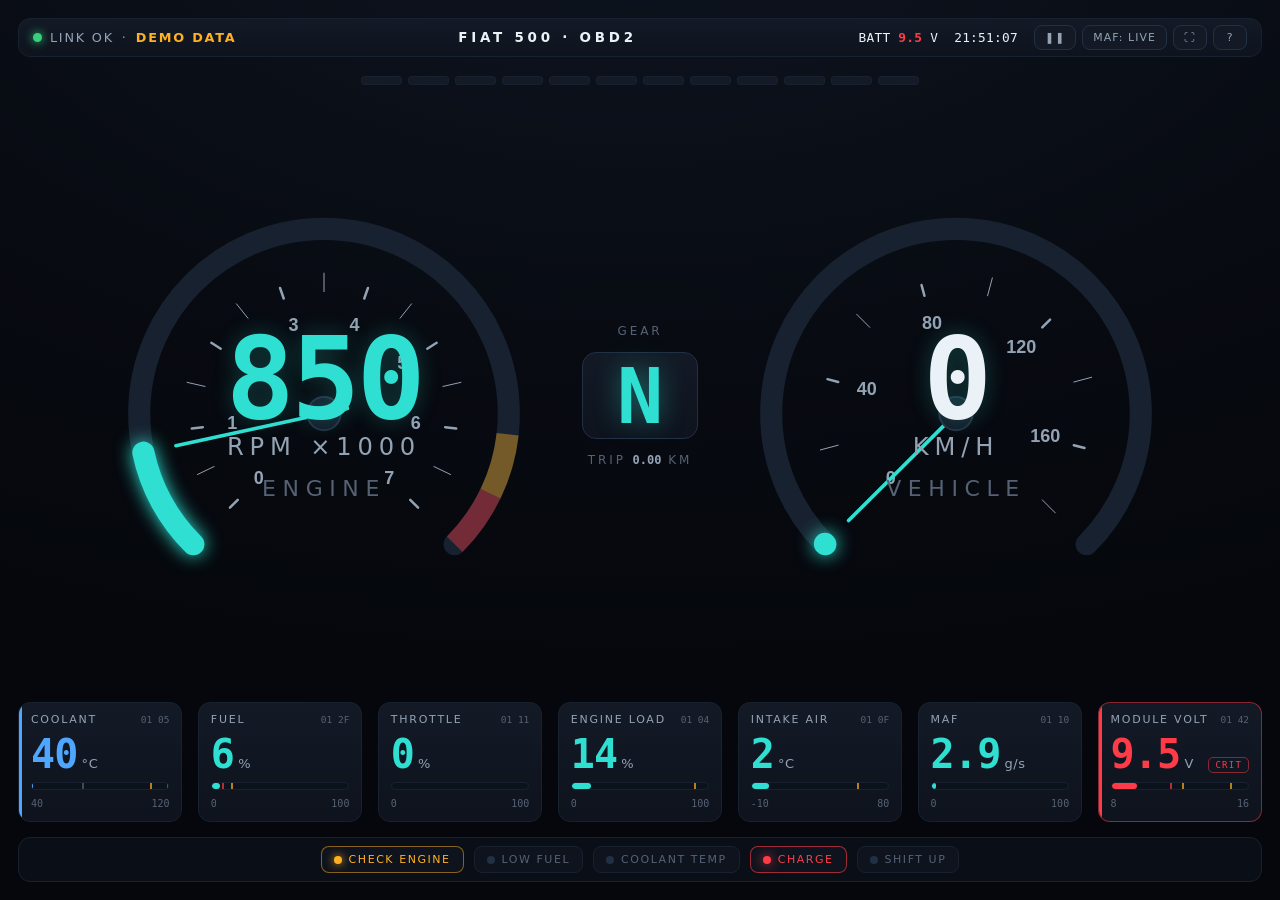
<file: cluster.html>
<!doctype html>
<html lang="en">
<head>
<meta charset="utf-8">
<meta name="viewport" content="width=device-width, initial-scale=1, viewport-fit=cover">
<meta name="color-scheme" content="dark">
<title>OBD2 Instrument Cluster — Fiat 500</title>
</head>
<body>
<style>
  /* ===================================================================
     OBD2 INSTRUMENT CLUSTER — reference implementation
     Single-theme by design: this is a night-cockpit display. It commits
     to a dark ground and ignores the viewer light/dark toggle on purpose.
     No frameworks, no external assets — works offline from a file:// URL.
     =================================================================== */
  :root{
    color-scheme: dark;
    /* --- grounds: blue-black, not pure black (less smear on cheap panels) --- */
    --bg:        #070A10;
    --bg-2:      #0A0E16;
    --panel:     #0E131D;
    --panel-2:   #131A26;
    --edge:      #223044;
    --edge-soft: #18212F;
    /* --- ink: cool off-white digits, cyan-biased greys for labels --- */
    --ink:       #EAF2F7;
    --ink-dim:   #93A3B4;
    --ink-faint: #566274;
    /* --- primary instrument accent + semantic telltale colors --- */
    --cyan:      #2FE0D2;
    --cyan-glow: #2FE0D2;
    --cold:      #4FA6FF;
    --ok:        #38D07C;
    --warn:      #FFB020;
    --crit:      #FF3B47;

    --font-data: ui-monospace, "SF Mono", "JetBrains Mono", "Roboto Mono", "DejaVu Sans Mono", Menlo, Consolas, monospace;
    --font-ui:   "Roboto Condensed", "Arial Narrow", ui-sans-serif, system-ui, sans-serif;

    --gap: clamp(8px, 1.2vw, 16px);
  }

  *{ box-sizing:border-box; }
  html,body{ height:100%; margin:0; }
  body{
    background:
      radial-gradient(120% 90% at 50% -10%, #0E1420 0%, var(--bg) 60%, #05070C 100%);
    color:var(--ink);
    font-family:var(--font-ui);
    -webkit-font-smoothing:antialiased;
    overflow-x:hidden;
  }

  .cluster{
    min-height:100vh;
    display:grid;
    grid-template-rows:auto auto 1fr auto auto;
    gap:var(--gap);
    padding:clamp(10px,1.4vw,20px);
    max-width:1600px;
    margin:0 auto;
  }

  /* ---------- status bar ---------- */
  .statusbar{
    display:flex; align-items:center; gap:16px;
    padding:6px 14px;
    background:linear-gradient(180deg,var(--panel-2),var(--panel));
    border:1px solid var(--edge-soft);
    border-radius:12px;
    font-size:clamp(11px,1vw,13px);
    letter-spacing:.14em; text-transform:uppercase;
  }
  .sb-conn{ display:flex; align-items:center; gap:8px; color:var(--ink-dim); }
  .dot{ width:9px; height:9px; border-radius:50%; background:var(--ok);
        box-shadow:0 0 10px var(--ok); animation:pulse 2.2s ease-in-out infinite; }
  @keyframes pulse{ 0%,100%{opacity:1} 50%{opacity:.35} }
  .sb-src{ color:var(--warn); font-weight:700; }
  .sb-title{ margin-left:auto; margin-right:auto; color:var(--ink);
             font-weight:700; letter-spacing:.28em; font-size:1.05em; }
  .sb-metric{ font-family:var(--font-data); color:var(--ink);
              letter-spacing:.02em; font-variant-numeric:tabular-nums; }
  .sb-metric b{ color:var(--cyan); font-weight:700; }
  .sb-btns{ display:flex; gap:6px; }
  .sb-btn{
    font-family:var(--font-ui); font-size:.85em; letter-spacing:.1em; text-transform:uppercase;
    color:var(--ink-dim); background:var(--panel-2); border:1px solid var(--edge);
    border-radius:8px; padding:5px 10px; cursor:pointer; min-width:34px;
  }
  .sb-btn:hover{ color:var(--ink); border-color:var(--cyan); }
  .sb-btn:focus-visible{ outline:2px solid var(--cyan); outline-offset:2px; }

  /* ---------- shift-light strip ---------- */
  .shiftlights{
    display:flex; justify-content:center; gap:6px; padding:4px 0;
  }
  .sl{ width:min(3.2vw,42px); height:9px; border-radius:3px;
       background:#141b26; border:1px solid var(--edge-soft); transition:opacity .05s; }
  .sl[data-on="g"]{ background:var(--ok);   box-shadow:0 0 10px var(--ok); border-color:var(--ok); }
  .sl[data-on="a"]{ background:var(--warn); box-shadow:0 0 10px var(--warn); border-color:var(--warn); }
  .sl[data-on="r"]{ background:var(--crit); box-shadow:0 0 12px var(--crit); border-color:var(--crit); }
  .shiftlights.redline .sl[data-on="r"]{ animation:flash .18s steps(1) infinite; }
  @keyframes flash{ 50%{opacity:.15} }

  /* ---------- hero: two big gauges + center column ---------- */
  .hero{
    display:flex; align-items:center; justify-content:center;
    gap:clamp(12px,3vw,48px);
    min-height:0;
  }
  .gauge{
    --sz: min(40vw, 52vh, 440px);
    position:relative; width:var(--sz); height:var(--sz);
    flex:0 0 auto;
  }
  .gauge canvas{ width:100%; height:100%; display:block; }
  .hub{
    position:absolute; inset:0; display:flex; flex-direction:column;
    align-items:center; justify-content:center; pointer-events:none; gap:2px;
    transform:translateY(4%);
  }
  .hub-val{
    font-family:var(--font-data); font-weight:700;
    font-size:calc(var(--sz)*0.26); line-height:.92;
    letter-spacing:-0.03em; font-variant-numeric:tabular-nums;
    color:var(--ink);
    text-shadow:0 0 22px rgba(47,224,210,.25);
  }
  .hub-unit{ font-size:calc(var(--sz)*0.055); letter-spacing:.24em;
             text-transform:uppercase; color:var(--ink-dim); }
  .hub-cap{ font-size:calc(var(--sz)*0.05); letter-spacing:.3em;
            text-transform:uppercase; color:var(--ink-faint); margin-top:calc(var(--sz)*0.03); }

  .center-col{
    display:flex; flex-direction:column; align-items:center; gap:14px;
    align-self:center;
  }
  .gear{
    font-family:var(--font-data); font-weight:700;
    font-size:clamp(40px,6vw,84px); line-height:1;
    color:var(--cyan); text-shadow:0 0 26px rgba(47,224,210,.4);
    width:1.5em; text-align:center;
    border:1px solid var(--edge); border-radius:14px; padding:.08em .1em .02em;
    background:linear-gradient(180deg,var(--panel-2),var(--panel));
  }
  .gear-lbl,.trip{ font-size:clamp(10px,1vw,12px); letter-spacing:.24em;
                   text-transform:uppercase; color:var(--ink-faint); }
  .trip b{ font-family:var(--font-data); color:var(--ink-dim); font-weight:600;
           font-variant-numeric:tabular-nums; letter-spacing:0; }

  /* ---------- secondary tiles ---------- */
  .tiles{
    display:grid; gap:var(--gap);
    grid-template-columns:repeat(auto-fit, minmax(148px,1fr));
  }
  .tile{
    background:linear-gradient(180deg,var(--panel-2),var(--panel));
    border:1px solid var(--edge-soft); border-radius:12px;
    padding:10px 12px 12px; display:flex; flex-direction:column; gap:8px;
    position:relative; overflow:hidden;
  }
  /* left severity stripe */
  .tile::before{ content:""; position:absolute; left:0; top:0; bottom:0; width:3px;
                 background:var(--stripe,transparent); }
  .tile-head{ display:flex; align-items:baseline; justify-content:space-between; }
  .tile-label{ font-size:11px; letter-spacing:.16em; text-transform:uppercase; color:var(--ink-dim); }
  .tile-pid{ font-family:var(--font-data); font-size:9.5px; color:var(--ink-faint); letter-spacing:0; }
  .tile-val{ font-family:var(--font-data); font-variant-numeric:tabular-nums;
             display:flex; align-items:baseline; gap:4px; }
  .tile-val .v{ font-size:clamp(26px,3.2vw,40px); font-weight:700; letter-spacing:-0.02em;
                color:var(--valcol,var(--cyan)); line-height:1; }
  .tile-val .u{ font-size:13px; color:var(--ink-dim); font-family:var(--font-ui); letter-spacing:.05em; }
  .bar{ position:relative; height:8px; border-radius:5px; background:#0c121b;
        border:1px solid var(--edge-soft); overflow:hidden; }
  .bar-fill{ position:absolute; inset:0 auto 0 0; width:0%;
             background:var(--valcol,var(--cyan)); border-radius:5px;
             transition:width .12s linear, background .2s; }
  .bar-tick{ position:absolute; top:-2px; bottom:-2px; width:2px; background:var(--ink-faint); opacity:.7; }
  .bar-tick.warn{ background:var(--warn); }
  .bar-tick.crit{ background:var(--crit); }
  .tile-range{ display:flex; justify-content:space-between;
               font-family:var(--font-data); font-size:10px; color:var(--ink-faint);
               font-variant-numeric:tabular-nums; }
  .chip{ font-size:9px; letter-spacing:.14em; text-transform:uppercase;
         padding:2px 6px; border-radius:5px; border:1px solid transparent; }
  .chip:empty{ display:none; }

  /* per-state tile styling */
  .tile[data-state="ok"]{   --stripe:transparent; --valcol:var(--cyan); }
  .tile[data-state="cold"]{ --stripe:var(--cold);  --valcol:var(--cold); }
  .tile[data-state="warn"]{ --stripe:var(--warn);  --valcol:var(--warn);
        border-color:rgba(255,176,32,.35); }
  .tile[data-state="warn"] .chip{ color:var(--warn); border-color:rgba(255,176,32,.4); }
  .tile[data-state="crit"]{ --stripe:var(--crit);  --valcol:var(--crit);
        border-color:rgba(255,59,71,.5); animation:critpulse 1s ease-in-out infinite; }
  .tile[data-state="crit"] .chip{ color:var(--crit); border-color:rgba(255,59,71,.5); }
  @keyframes critpulse{ 0%,100%{box-shadow:0 0 0 rgba(255,59,71,0)} 50%{box-shadow:0 0 16px rgba(255,59,71,.35)} }

  /* no-data states */
  .tile[data-state="stale"]{ --valcol:var(--ink-dim); }
  .tile[data-state="stale"] .tile-val .v{ opacity:.5; }
  .tile[data-state="stale"] .bar-fill{ opacity:.4; }
  .tile[data-state="stale"] .chip{ color:var(--warn); border-color:rgba(255,176,32,.35); }
  .tile[data-state="na"]{ --valcol:var(--ink-faint);
        background:repeating-linear-gradient(135deg,var(--panel) 0 8px,var(--bg-2) 8px 16px);
        border-style:dashed; border-color:var(--edge); }
  .tile[data-state="na"] .tile-val .v{ color:var(--ink-faint); }
  .tile[data-state="na"] .bar{ opacity:.3; }
  .tile[data-state="na"] .chip{ color:var(--ink-faint); border-color:var(--edge); }
  .tile[data-state="na"] .tile-range{ opacity:.4; }

  /* ---------- telltale strip ---------- */
  .telltales{
    display:flex; gap:10px; justify-content:center; flex-wrap:wrap;
    padding:8px; background:var(--bg-2); border:1px solid var(--edge-soft); border-radius:12px;
  }
  .tt{ display:flex; align-items:center; gap:7px; padding:6px 12px; border-radius:8px;
       border:1px solid var(--edge-soft); background:var(--panel);
       font-size:11px; letter-spacing:.14em; text-transform:uppercase; color:var(--ink-faint); }
  .tt .led{ width:8px; height:8px; border-radius:50%; background:var(--edge); }
  .tt[data-on="warn"]{ color:var(--warn); border-color:rgba(255,176,32,.5); }
  .tt[data-on="warn"] .led{ background:var(--warn); box-shadow:0 0 10px var(--warn); }
  .tt[data-on="crit"]{ color:var(--crit); border-color:rgba(255,59,71,.6); animation:flash .5s steps(1) infinite; }
  .tt[data-on="crit"] .led{ background:var(--crit); box-shadow:0 0 12px var(--crit); }
  .tt[data-on="ok"]{ color:var(--cyan); border-color:rgba(47,224,210,.4); }
  .tt[data-on="ok"] .led{ background:var(--cyan); box-shadow:0 0 10px var(--cyan); }

  /* ---------- help overlay ---------- */
  .overlay{ position:fixed; inset:0; background:rgba(4,6,10,.86); z-index:50;
            display:none; align-items:center; justify-content:center; padding:20px; }
  .overlay.open{ display:flex; }
  .sheet{ max-width:720px; width:100%; max-height:86vh; overflow-y:auto;
          background:var(--panel); border:1px solid var(--edge); border-radius:16px; padding:24px 28px; }
  .sheet h2{ margin:0 0 4px; letter-spacing:.1em; font-size:20px; }
  .sheet p{ color:var(--ink-dim); font-size:13px; line-height:1.6; margin:.3em 0 1em; }
  .sheet h3{ font-size:12px; letter-spacing:.18em; text-transform:uppercase;
             color:var(--cyan); margin:18px 0 8px; }
  .legend{ display:flex; gap:16px; flex-wrap:wrap; margin-bottom:10px; }
  .legend span{ display:flex; align-items:center; gap:7px; font-size:12px; color:var(--ink-dim); }
  .sw{ width:14px; height:14px; border-radius:4px; }
  table.spec{ width:100%; border-collapse:collapse; font-size:12px; }
  table.spec th,table.spec td{ text-align:left; padding:5px 8px; border-bottom:1px solid var(--edge-soft); }
  table.spec th{ color:var(--ink-faint); text-transform:uppercase; letter-spacing:.1em; font-weight:600; font-size:10.5px; }
  table.spec td{ font-family:var(--font-data); color:var(--ink-dim); font-variant-numeric:tabular-nums; }
  table.spec td:first-child{ font-family:var(--font-ui); color:var(--ink); }
  .sheet-close{ float:right; }

  @media (prefers-reduced-motion: reduce){
    .dot,.tile[data-state="crit"],.shiftlights.redline .sl,.tt[data-on="crit"]{ animation:none !important; }
  }
  @media (max-width: 760px){
    .hero{ flex-direction:column; }
    .center-col{ order:-1; flex-direction:row; gap:20px; }
    .gauge{ --sz:min(78vw,340px); }
  }
</style>

<div class="cluster">
  <!-- ===== status bar ===== -->
  <div class="statusbar">
    <div class="sb-conn"><span class="dot"></span> <span id="conn">LINK OK</span> · <span class="sb-src">DEMO DATA</span></div>
    <div class="sb-title">FIAT 500 · OBD2</div>
    <div class="sb-metric">BATT <b id="sb-volt">--.-</b> V</div>
    <div class="sb-metric" id="clock" style="min-width:8ch;text-align:right">--:--:--</div>
    <div class="sb-btns">
      <button class="sb-btn" id="btn-play" title="Pause / resume feed">❚❚</button>
      <button class="sb-btn" id="btn-states" title="Cycle a sensor through live / stale / N/A">MAF: LIVE</button>
      <button class="sb-btn" id="btn-full" title="Fullscreen">⛶</button>
      <button class="sb-btn" id="btn-help" title="Ranges & thresholds">?</button>
    </div>
  </div>

  <!-- ===== shift lights ===== -->
  <div class="shiftlights" id="shift"></div>

  <!-- ===== hero ===== -->
  <div class="hero">
    <div class="gauge" data-key="rpm">
      <canvas></canvas>
      <div class="hub">
        <div class="hub-val" id="rpm-v">0</div>
        <div class="hub-unit">rpm ×1000</div>
        <div class="hub-cap">ENGINE</div>
      </div>
    </div>

    <div class="center-col">
      <div class="gear-lbl">GEAR</div>
      <div class="gear" id="gear">N</div>
      <div class="trip">TRIP <b id="trip">0.00</b> km</div>
    </div>

    <div class="gauge" data-key="speed">
      <canvas></canvas>
      <div class="hub">
        <div class="hub-val" id="speed-v">0</div>
        <div class="hub-unit">km/h</div>
        <div class="hub-cap">VEHICLE</div>
      </div>
    </div>
  </div>

  <!-- ===== tiles (built by JS) ===== -->
  <div class="tiles" id="tiles"></div>

  <!-- ===== telltales ===== -->
  <div class="telltales" id="telltales"></div>
</div>

<!-- ===== help / spec overlay ===== -->
<div class="overlay" id="overlay">
  <div class="sheet">
    <button class="sb-btn sheet-close" id="btn-close">CLOSE</button>
    <h2>Ranges &amp; thresholds</h2>
    <p>Tuned for a small gasoline engine (Fiat 500, 1.2 / 0.9&nbsp;TwinAir). All values are simulated by a looping drive cycle so you can see every gauge, warning band and no-data state without hardware connected.</p>

    <h3>Sensor / display state</h3>
    <div class="legend">
      <span><i class="sw" style="background:var(--cyan)"></i>Normal</span>
      <span><i class="sw" style="background:var(--cold)"></i>Cold</span>
      <span><i class="sw" style="background:var(--warn)"></i>Warning</span>
      <span><i class="sw" style="background:var(--crit)"></i>Critical</span>
      <span><i class="sw" style="background:var(--ink-dim)"></i>Stale (feed paused)</span>
      <span><i class="sw" style="background:var(--ink-faint)"></i>N/A (PID unsupported)</span>
    </div>
    <p>Warnings never fire on stale or unsupported data — a missing PID stays neutral grey and is excluded from the telltale strip.</p>

    <h3>Thresholds</h3>
    <div style="overflow-x:auto">
    <table class="spec">
      <thead><tr><th>Signal</th><th>PID</th><th>Range</th><th>Normal</th><th>Warn</th><th>Critical</th></tr></thead>
      <tbody id="spec-body"></tbody>
    </table>
    </div>
  </div>
</div>

<script>
(function(){
  "use strict";
  const $ = s => document.querySelector(s);
  const clamp = (v,a,b) => v<a?a:v>b?b:v;
  const smooth = (a,b,x)=>{ x=clamp((x-a)/(b-a),0,1); return x*x*(3-2*x); };
  const T = () => performance.now();
  const reduceMotion = matchMedia("(prefers-reduced-motion: reduce)").matches;

  // resolve CSS custom-property colors once
  const RS = getComputedStyle(document.documentElement);
  const V = {}; ["--ink","--ink-dim","--ink-faint","--edge","--edge-soft","--panel","--panel-2",
               "--cyan","--cold","--ok","--warn","--crit"].forEach(k=>V[k]=RS.getPropertyValue(k).trim());
  const SEVCOL = { ok:V["--cyan"], cold:V["--cold"], warn:V["--warn"], crit:V["--crit"], na:V["--ink-faint"] };

  // ---------------- sensor config ----------------
  const CFG = {
    rpm:     {label:"ENGINE",      unit:"rpm",  pid:"01 0C", min:0,   max:7000, tau:90,  dec:0, div:1000,
              tickMajor:1000, tickMinor:500, zones:[[6000,6500,"warn"],[6500,7000,"crit"]],
              warnHigh:6000, critHigh:6500 },
    speed:   {label:"VEHICLE",     unit:"km/h", pid:"01 0D", min:0,   max:180,  tau:230, dec:0, div:1,
              tickMajor:40, tickMinor:20 },
    coolant: {label:"COOLANT",     unit:"°C",   pid:"01 05", min:40,  max:120,  tau:650, dec:0,
              coldBelow:70, warnHigh:110, critHigh:120, ticks:[70,110,120] },
    fuel:    {label:"FUEL",        unit:"%",    pid:"01 2F", min:0,   max:100,  tau:850, dec:0,
              warnLow:15, critLow:8, ticks:[8,15] },
    throttle:{label:"THROTTLE",    unit:"%",    pid:"01 11", min:0,   max:100,  tau:180, dec:0 },
    load:    {label:"ENGINE LOAD", unit:"%",    pid:"01 04", min:0,   max:100,  tau:230, dec:0,
              warnHigh:90, ticks:[90] },
    intake:  {label:"INTAKE AIR",  unit:"°C",   pid:"01 0F", min:-10, max:80,   tau:750, dec:0,
              warnHigh:60, ticks:[60] },
    maf:     {label:"MAF",         unit:"g/s",  pid:"01 10", min:0,   max:100,  tau:400, dec:1 },
    volt:    {label:"MODULE VOLT", unit:"V",    pid:"01 42", min:8,   max:16,   tau:500, dec:1,
              critLow:11.5, warnLow:12.2, warnHigh:15.0, ticks:[11.5,12.2,15.0] },
  };
  const TILE_KEYS = ["coolant","fuel","throttle","load","intake","maf","volt"];
  const FAST = ["rpm","speed","throttle","load"];          // ~15 Hz poll group
  const SLOW = ["coolant","fuel","intake","maf","volt"];   // ~1 Hz poll group

  const S = {};
  Object.keys(CFG).forEach(k => S[k] = { raw:null, disp:CFG[k].min, supported:true, last:0 });

  function sev(k,v){
    if(v==null) return "na";
    const c=CFG[k];
    if(c.critLow!=null  && v<=c.critLow)  return "crit";
    if(c.critHigh!=null && v>=c.critHigh) return "crit";
    if(c.warnLow!=null  && v<=c.warnLow)  return "warn";
    if(c.warnHigh!=null && v>=c.warnHigh) return "warn";
    if(c.coldBelow!=null&& v< c.coldBelow) return "cold";
    return "ok";
  }
  function dispState(k){
    const st=S[k];
    if(!st.supported) return "na";
    const staleMs = FAST.includes(k) ? 900 : 2600;
    if(T()-st.last > staleMs) return "stale";
    return "live";
  }

  // ---------------- simulated drive cycle ----------------
  let T0 = T();
  const KF = [[0,0],[5,0],[13,68],[23,86],[31,80],[37,28],[42,0],[46,0]];  // [t(s), speed]
  function speedAt(t){ t=((t%46)+46)%46;
    for(let i=0;i<KF.length-1;i++){ const [a,s0]=KF[i],[b,s1]=KF[i+1];
      if(t>=a && t<=b) return s0+(s1-s0)*smooth(a,b,t); } return 0; }
  const GBAND=[0,20,42,68,95], GRATIO=[95,66,47,36,29];
  function gearOf(sp){ let g=0; for(let i=0;i<GBAND.length;i++) if(sp>=GBAND[i]) g=i; return g; }

  function trueVals(){
    const tA=(T()-T0)/1000, t=tA;
    const sp = Math.max(0, speedAt(t) + Math.sin(t*3)*0.4);
    const a  = (speedAt(t+0.15)-speedAt(t-0.15))/0.3;   // km/h per s
    const g  = gearOf(sp);
    let rpm = sp<1 ? 820+Math.sin(t*7)*35
                   : 1150 + (sp-GBAND[g])*GRATIO[g] + Math.sin(t*5)*40;
    rpm = clamp(rpm,600,6800);
    const thr  = sp<1 ? 0 : clamp(7 + Math.max(0,a)*2.6 + (a>-3?6:0), 0, 100);
    const load = clamp(12 + thr*0.62 + (rpm/7000)*18, 0, 100);
    const maf  = clamp(2 + (load/100)*(0.3+rpm/7000)*62, 0, 100);
    const cool = 40 + smooth(0,55,tA)*52 + Math.sin(tA*0.4)*1.2;
    const fuel = clamp(20 - tA*0.17, 3, 100);            // drains to low-fuel to demo warning
    const volt = tA<1.3 ? 9.6+tA*2 : 14.25 + Math.sin(tA*0.8)*0.12 - thr/100*0.35;
    const intk = 26 + smooth(0,110,tA)*11 + load/100*5;
    return { rpm, speed:sp, throttle:thr, load, maf, coolant:cool, fuel, volt, intake:intk,
             gear: sp<1?0:g+1 };
  }

  // ---------------- poll cadence (decoupled from render) ----------------
  let lastFast=0, lastSlow=0, gearNow=0, tripKm=0, lastTrip=T();
  let mafMode="live";  // live | stale | na  (demo of no-data handling)
  function poll(){
    const tv=trueVals(), t=T();
    gearNow=tv.gear;
    // trip integration from live speed
    const dtT=(t-lastTrip)/1000; lastTrip=t;
    tripKm += (S.speed.disp/3600)*dtT;
    if(t-lastFast>=66){ lastFast=t; FAST.forEach(k=>{ S[k].raw=tv[k]; S[k].last=t; }); }
    if(t-lastSlow>=1000){ lastSlow=t; SLOW.forEach(k=>{
      if(k==="maf"){
        if(mafMode==="live"){ S.maf.supported=true; S.maf.raw=tv.maf; S.maf.last=t; }
        else if(mafMode==="na"){ S.maf.supported=false; S.maf.raw=null; }
        // "stale": intentionally skip updating -> feed ages out
      } else { S[k].raw=tv[k]; S[k].last=t; }
    }); }
  }

  // ---------------- build tiles ----------------
  const tilesEl=$("#tiles"), tileRef={};
  TILE_KEYS.forEach(k=>{
    const c=CFG[k];
    const el=document.createElement("div"); el.className="tile"; el.dataset.state="ok";
    el.innerHTML =
      '<div class="tile-head"><span class="tile-label">'+c.label+'</span>'+
      '<span class="tile-pid">'+c.pid+'</span></div>'+
      '<div class="tile-val"><span class="v">--</span><span class="u">'+c.unit+'</span>'+
      '<span class="chip" style="margin-left:auto"></span></div>'+
      '<div class="bar"><div class="bar-fill"></div></div>'+
      '<div class="tile-range"><span>'+c.min+'</span><span>'+c.max+'</span></div>';
    tilesEl.appendChild(el);
    // threshold ticks on the bar
    const bar=el.querySelector(".bar");
    (c.ticks||[]).forEach(tv=>{
      const pct=(tv-c.min)/(c.max-c.min)*100;
      const t=document.createElement("div"); t.className="bar-tick";
      if((c.critLow!=null&&tv===c.critLow)||(c.critHigh!=null&&tv===c.critHigh)) t.className+=" crit";
      else if((c.warnLow!=null&&tv===c.warnLow)||(c.warnHigh!=null&&tv===c.warnHigh)) t.className+=" warn";
      t.style.left="calc("+pct+"% - 1px)"; bar.appendChild(t);
    });
    tileRef[k]={ root:el, v:el.querySelector(".v"), fill:el.querySelector(".bar-fill"),
                 chip:el.querySelector(".chip") };
  });

  // ---------------- shift lights ----------------
  const shiftEl=$("#shift"), SL=[];
  for(let i=0;i<12;i++){ const d=document.createElement("div"); d.className="sl"; shiftEl.appendChild(d); SL.push(d); }
  function updateShift(){
    const live = dispState("rpm")==="live";
    const rpm = live ? S.rpm.disp : 0;
    const start=3800, span=(6500-start);
    const lit = live ? Math.round(clamp((rpm-start)/span,0,1)*12) : 0;
    shiftEl.classList.toggle("redline", rpm>=6500);
    for(let i=0;i<12;i++){
      if(i<lit){ SL[i].dataset.on = i<6?"g":(i<10?"a":"r"); }
      else SL[i].removeAttribute("data-on");
    }
  }

  // ---------------- gauges (canvas) ----------------
  const gauges={};
  function initGauge(key){
    const wrap=document.querySelector('.gauge[data-key="'+key+'"]');
    const canvas=wrap.querySelector("canvas");
    const g={ key, cfg:CFG[key], canvas, ctx:canvas.getContext("2d"), w:0, h:0 };
    function size(){
      const dpr=Math.min(window.devicePixelRatio||1, 2);
      const r=wrap.getBoundingClientRect();
      g.w=r.width; g.h=r.height;
      canvas.width=Math.round(r.width*dpr); canvas.height=Math.round(r.height*dpr);
      g.ctx.setTransform(dpr,0,0,dpr,0,0);
    }
    size(); new ResizeObserver(size).observe(wrap);
    gauges[key]=g;
  }
  const START=135*Math.PI/180, SWEEP=270*Math.PI/180;
  function drawGauge(g){
    const c=g.ctx, cfg=g.cfg, st=S[g.key];
    const w=g.w, h=g.h, cx=w/2, cy=h*0.54, r=Math.min(w,h)*0.42, lw=r*0.12;
    const ang=v=>START+(clamp(v,cfg.min,cfg.max)-cfg.min)/(cfg.max-cfg.min)*SWEEP;
    c.clearRect(0,0,w,h);
    // track
    c.lineCap="round"; c.lineWidth=lw; c.strokeStyle=V["--edge-soft"];
    c.beginPath(); c.arc(cx,cy,r,START,START+SWEEP); c.stroke();
    // permanent warn/redline zones on the track
    if(cfg.zones){ c.lineCap="butt"; c.lineWidth=lw;
      cfg.zones.forEach(z=>{ c.globalAlpha=.4;
        c.strokeStyle = z[2]==="warn"?V["--warn"]:V["--crit"];
        c.beginPath(); c.arc(cx,cy,r,ang(z[0]),ang(z[1])); c.stroke(); c.globalAlpha=1; });
    }
    // value arc
    const ds=dispState(g.key);
    const col = ds==="live" ? SEVCOL[sev(g.key,st.raw)] : (ds==="stale"?V["--ink-dim"]:V["--ink-faint"]);
    c.lineCap="round"; c.lineWidth=lw; c.strokeStyle=col;
    if(!reduceMotion){ c.shadowBlur=18; c.shadowColor=col; }
    c.beginPath(); c.arc(cx,cy,r,START,ang(st.disp)); c.stroke(); c.shadowBlur=0;
    // ticks + labels
    c.strokeStyle=V["--ink-dim"]; c.fillStyle=V["--ink-dim"];
    c.font="600 "+Math.round(r*0.1)+"px "+"Roboto Condensed, Arial Narrow, sans-serif";
    c.textAlign="center"; c.textBaseline="middle";
    for(let v=cfg.min; v<=cfg.max+1e-6; v+=cfg.tickMinor){
      const a=ang(v), maj=Math.abs((v-cfg.min)%cfg.tickMajor)<1e-6;
      const r1=r*(maj?0.72:0.76), r2=r*0.66;
      c.lineWidth=maj?2.5:1;
      c.beginPath(); c.moveTo(cx+Math.cos(a)*r1,cy+Math.sin(a)*r1);
      c.lineTo(cx+Math.cos(a)*r2,cy+Math.sin(a)*r2); c.stroke();
      if(maj){ const rl=r*0.5, lx=cx+Math.cos(a)*rl, ly=cy+Math.sin(a)*rl;
        c.fillText(String(Math.round(v/(cfg.div||1))), lx, ly); }
    }
    // needle
    const na=ang(st.disp);
    c.save(); c.translate(cx,cy); c.rotate(na);
    c.strokeStyle=col; c.lineWidth=Math.max(2,r*0.02); c.lineCap="round";
    c.beginPath(); c.moveTo(-r*0.13,0); c.lineTo(r*0.82,0); c.stroke(); c.restore();
    // hub cap
    c.beginPath(); c.fillStyle=V["--panel-2"]; c.arc(cx,cy,r*0.09,0,7); c.fill();
    c.lineWidth=2; c.strokeStyle=V["--edge"]; c.stroke();
  }
  initGauge("rpm"); initGauge("speed");

  // ---------------- readouts (throttled text) ----------------
  const fmt=(v,c)=> v.toFixed(c.dec);
  const gearEl=$("#gear"), tripEl=$("#trip"), rpmV=$("#rpm-v"), spdV=$("#speed-v"), sbVolt=$("#sb-volt");
  function updateReadouts(){
    // hero digits
    const rLive=dispState("rpm")==="live", sLive=dispState("speed")==="live";
    rpmV.textContent = Math.round(S.rpm.disp/10)*10;
    rpmV.style.color = rLive ? SEVCOL[sev("rpm",S.rpm.raw)] : V["--ink-faint"];
    spdV.textContent = Math.round(S.speed.disp);
    spdV.style.color = sLive ? V["--ink"] : V["--ink-faint"];
    gearEl.textContent = gearNow===0 ? "N" : String(gearNow);
    tripEl.textContent = tripKm.toFixed(2);
    // battery mirror
    const vLive=dispState("volt")==="live";
    sbVolt.textContent = vLive ? fmt(S.volt.disp,CFG.volt) : "--.-";
    sbVolt.style.color = vLive ? SEVCOL[sev("volt",S.volt.raw)] : V["--ink-faint"];
    // tiles
    TILE_KEYS.forEach(k=>{
      const c=CFG[k], st=S[k], ref=tileRef[k], ds=dispState(k);
      const pct=clamp((st.disp-c.min)/(c.max-c.min)*100,0,100);
      if(ds==="na"){
        ref.root.dataset.state="na"; ref.v.textContent="––"; ref.fill.style.width="0%"; ref.chip.textContent="N/A";
      } else if(ds==="stale"){
        ref.root.dataset.state="stale"; ref.v.textContent=fmt(st.disp,c);
        ref.fill.style.width=pct+"%"; ref.chip.textContent="STALE";
      } else {
        const s=sev(k,st.raw);
        ref.root.dataset.state=s; ref.v.textContent=fmt(st.disp,c);
        ref.fill.style.width=pct+"%"; ref.chip.textContent = (s==="warn"||s==="crit") ? s : "";
      }
    });
  }

  // ---------------- telltales ----------------
  const TT=[
    {id:"mil",  label:"CHECK ENGINE"},
    {id:"fuel", label:"LOW FUEL"},
    {id:"temp", label:"COOLANT TEMP"},
    {id:"batt", label:"CHARGE"},
    {id:"shift",label:"SHIFT UP"},
  ];
  const ttEl=$("#telltales"), ttRef={};
  TT.forEach(t=>{ const el=document.createElement("div"); el.className="tt";
    el.innerHTML='<span class="led"></span>'+t.label; ttEl.appendChild(el); ttRef[t.id]=el; });
  function ttState(k){ return dispState(k)==="live" ? sev(k,S[k].raw) : null; }
  function updateTelltales(){
    const fuelS=ttState("fuel"), coolS=ttState("coolant"), voltS=ttState("volt"), rpmS=ttState("rpm");
    set("fuel", fuelS==="crit"?"crit":fuelS==="warn"?"warn":null);
    set("temp", coolS==="crit"?"crit":coolS==="warn"?"warn":null);
    set("batt", voltS==="crit"?"crit":voltS==="warn"?"warn":null);
    set("shift",(rpmS==="crit")?"crit":(dispState("rpm")==="live"&&S.rpm.raw>=6000)?"warn":null);
    const anyCrit=[fuelS,coolS,voltS,rpmS].includes("crit");
    set("mil", anyCrit?"warn":null);
    function set(id,on){ if(on) ttRef[id].dataset.on=on; else ttRef[id].removeAttribute("data-on"); }
  }

  // ---------------- main loop ----------------
  let prev=T(), lastText=0, paused=false, pausedAt=0, raf=0;
  function frame(){
    if(!paused) poll();
    const t=T(), dt=Math.min(0.1,(t-prev)/1000); prev=t;
    Object.keys(CFG).forEach(k=>{
      const st=S[k], target = st.raw==null ? CFG[k].min : st.raw;
      const a = 1 - Math.exp(-dt/(CFG[k].tau/1000));
      st.disp += (target-st.disp)*a;
    });
    drawGauge(gauges.rpm); drawGauge(gauges.speed);
    updateShift(); updateTelltales();
    if(t-lastText>200){ lastText=t; updateReadouts(); }
    raf=requestAnimationFrame(frame);
  }

  // ---------------- controls ----------------
  const playBtn=$("#btn-play");
  playBtn.addEventListener("click",()=>{
    paused=!paused;
    if(paused){ pausedAt=T(); playBtn.textContent="▶"; $("#conn").textContent="FEED PAUSED"; }
    else{
      const d=T()-pausedAt; T0+=d; lastFast+=d; lastSlow+=d; prev+=d; lastTrip+=d;
      Object.keys(S).forEach(k=>S[k].last+=d);
      playBtn.textContent="❚❚"; $("#conn").textContent="LINK OK";
    }
  });
  const stBtn=$("#btn-states");
  stBtn.addEventListener("click",()=>{
    mafMode = mafMode==="live" ? "stale" : mafMode==="stale" ? "na" : "live";
    stBtn.textContent="MAF: "+mafMode.toUpperCase();
    if(mafMode==="live") S.maf.last=T();
  });
  $("#btn-full").addEventListener("click",()=>{
    if(!document.fullscreenElement) document.documentElement.requestFullscreen&&document.documentElement.requestFullscreen();
    else document.exitFullscreen&&document.exitFullscreen();
  });
  const overlay=$("#overlay");
  $("#btn-help").addEventListener("click",()=>overlay.classList.add("open"));
  $("#btn-close").addEventListener("click",()=>overlay.classList.remove("open"));
  overlay.addEventListener("click",e=>{ if(e.target===overlay) overlay.classList.remove("open"); });
  document.addEventListener("keydown",e=>{ if(e.key==="Escape") overlay.classList.remove("open"); });

  // clock
  function tick(){ const d=new Date();
    $("#clock").textContent=[d.getHours(),d.getMinutes(),d.getSeconds()].map(n=>String(n).padStart(2,"0")).join(":");
  }
  tick(); setInterval(tick,1000);

  // spec table in help sheet
  const specRows=[
    ["Engine RPM","01 0C","0–7000 rpm","idle ~850","≥6000","≥6500 (redline)"],
    ["Vehicle speed","01 0D","0–180 km/h","—","—","—"],
    ["Coolant temp","01 05","40–120 °C","80–105 °C (cold <70)","≥110 °C","≥120 °C"],
    ["Fuel level","01 2F","0–100 %","—","≤15 %","≤8 %"],
    ["Throttle pos.","01 11","0–100 %","—","—","—"],
    ["Engine load","01 04","0–100 %","—","≥90 %","—"],
    ["Intake air temp","01 0F","-10–80 °C","—","≥60 °C","—"],
    ["MAF rate","01 10","0–100 g/s","idle ~2–4","—","—"],
    ["Module voltage","01 42","8–16 V","13.2–14.8 V","<12.2 / >15.0 V","<11.5 V"],
  ];
  $("#spec-body").innerHTML = specRows.map(r=>"<tr>"+r.map(c=>"<td>"+c+"</td>").join("")+"</tr>").join("");

  raf=requestAnimationFrame(frame);
})();
</script>
</body>
</html>
</file>
